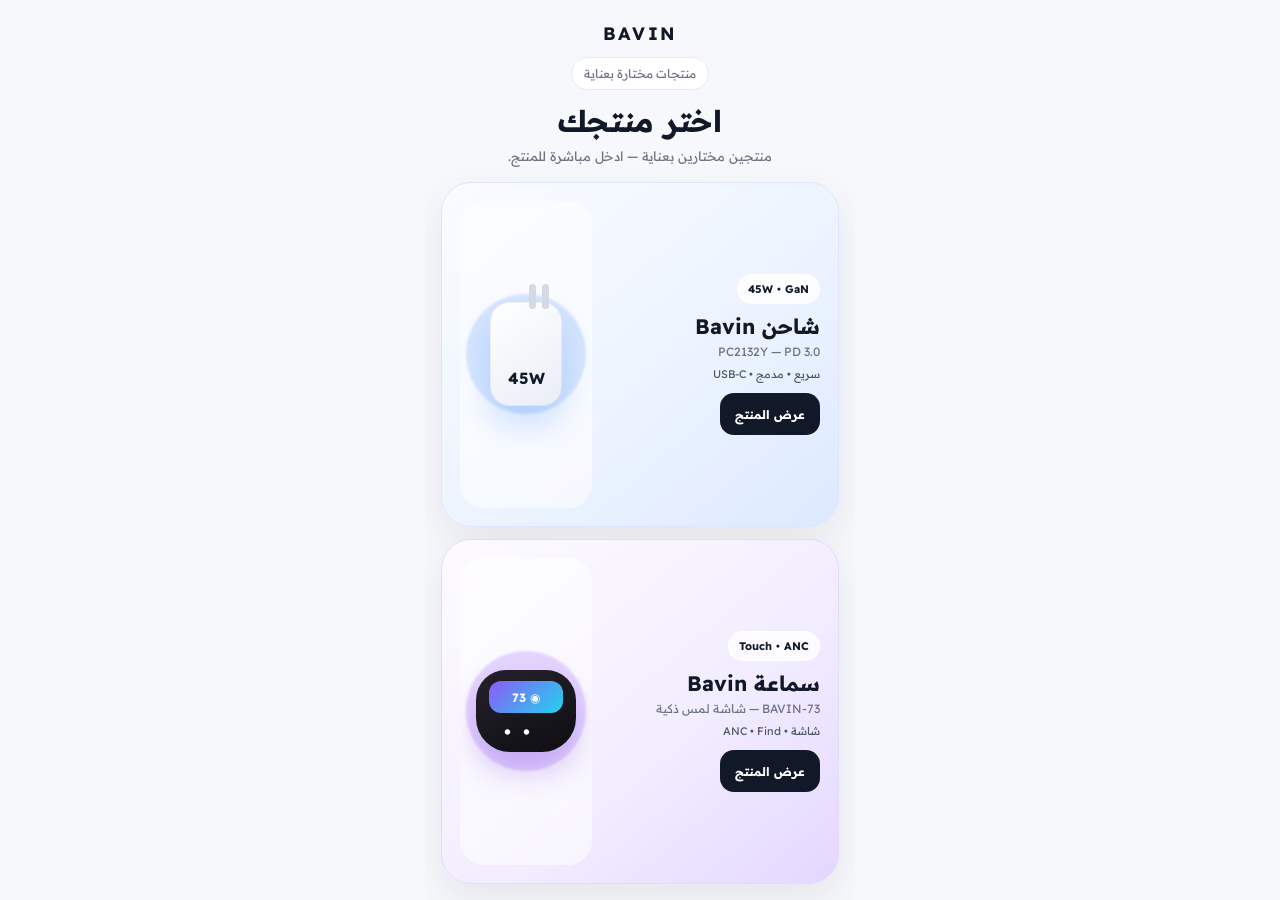
<file: index.html>
<!doctype html>
<html lang="ar" dir="rtl">
<head>
  <meta charset="utf-8" />
  <meta name="viewport" content="width=device-width,initial-scale=1,viewport-fit=cover" />
  <meta name="theme-color" content="#f7f8fc" />
  <title>BAVIN — اختر منتجك</title>
  <link rel="stylesheet" href="styles.css" />
</head>
<body>
  <main class="app-shell selector">
    <header class="topbar">
      <span aria-hidden="true" style="width:42px"></span>
      <div class="brand">BAVIN</div>
      <span aria-hidden="true" style="width:42px"></span>
    </header>

    <section class="selector-hero">
      <span class="kicker">منتجات مختارة بعناية</span>
      <h1>اختر منتجك</h1>
      <p>منتجين مختارين بعناية — ادخل مباشرة للمنتج.</p>
    </section>

    <section class="selector-grid" aria-label="منتجات BAVIN">
      <article class="product-card blue">
        <div class="copy">
          <span class="badge">45W • GaN</span>
          <h2>شاحن Bavin</h2>
          <p>PC2132Y — PD 3.0</p>
          <div class="benefits">سريع • مدمج • USB-C</div>
          <a class="card-cta" href="charger.html">عرض المنتج</a>
        </div>
        <div class="visual" aria-hidden="true"><div class="mock-charger"></div></div>
      </article>

      <article class="product-card violet">
        <div class="copy">
          <span class="badge">Touch • ANC</span>
          <h2>سماعة Bavin</h2>
          <p>BAVIN-73 — شاشة لمس ذكية</p>
          <div class="benefits">شاشة • ANC • Find</div>
          <a class="card-cta" href="earbuds.html">عرض المنتج</a>
        </div>
        <div class="visual" aria-hidden="true"><div class="mock-earbuds"></div></div>
      </article>
    </section>
  </main>
</body>
</html>
</file>
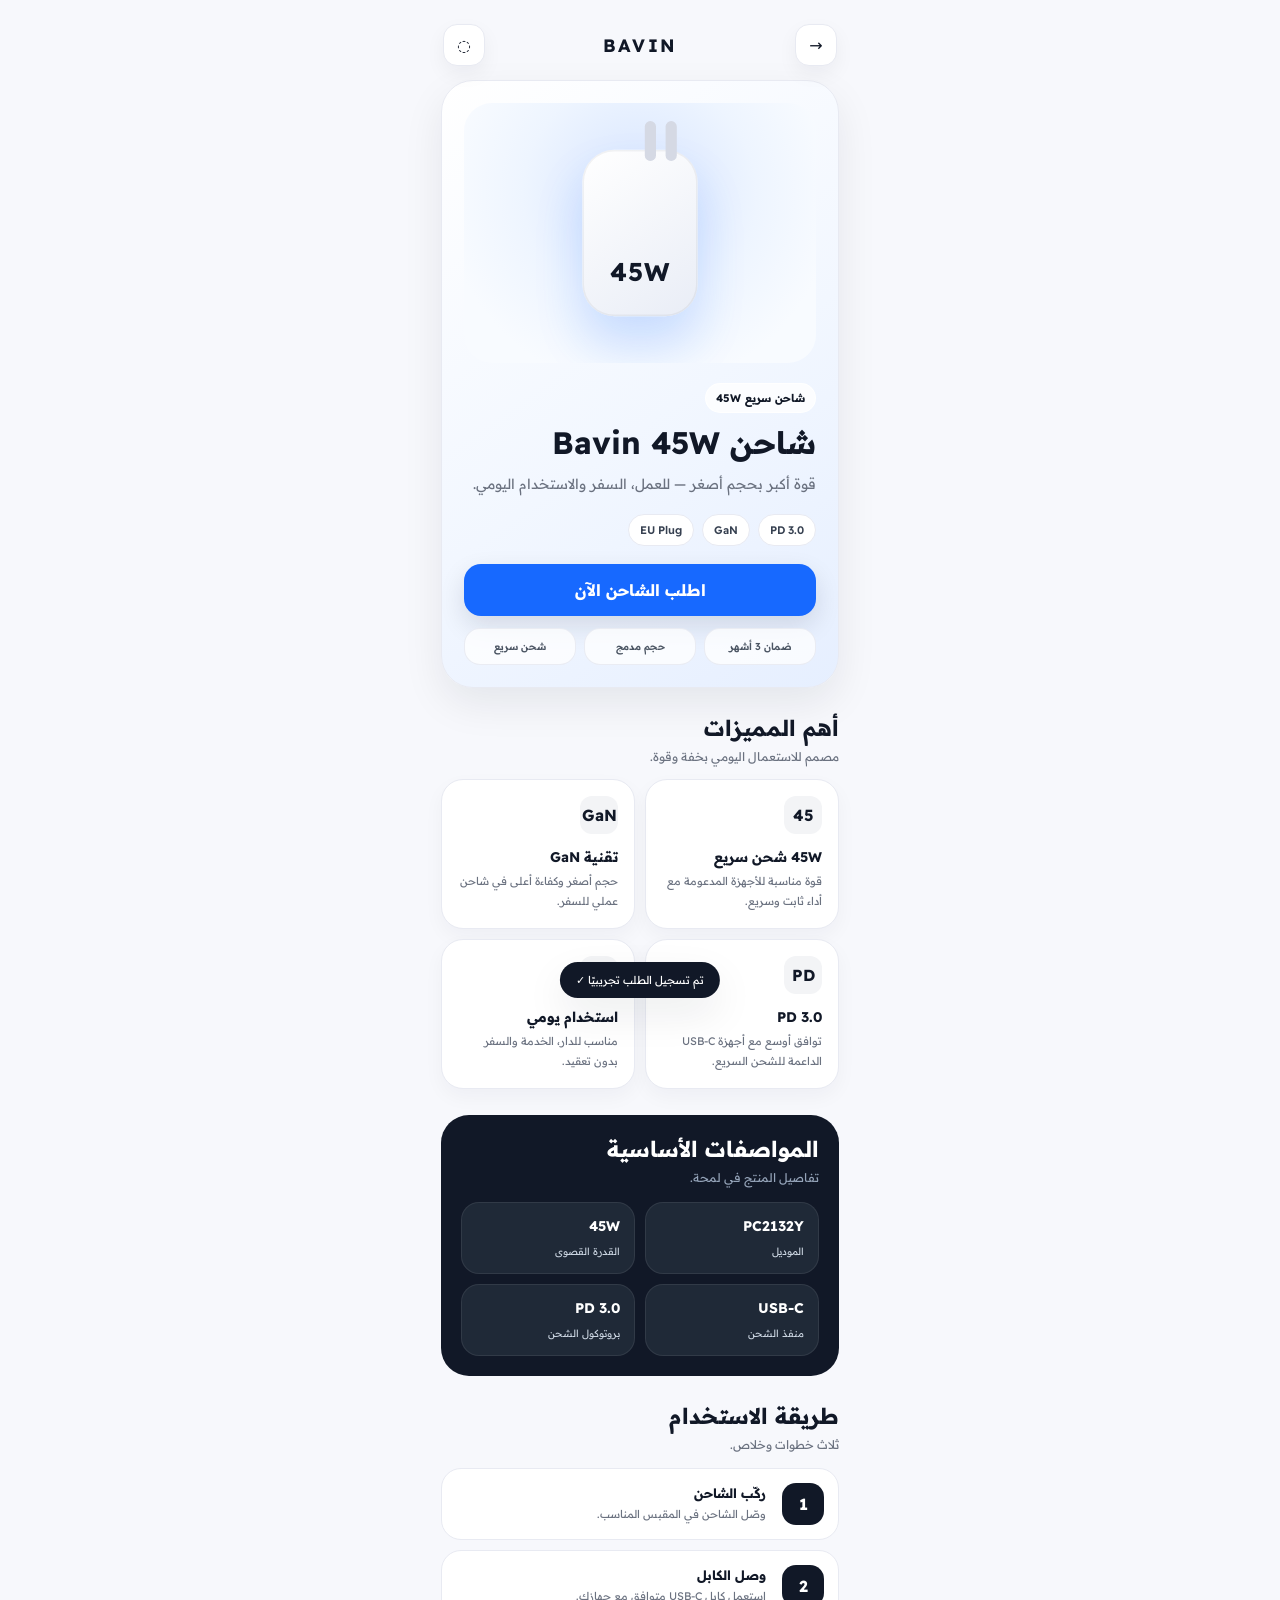
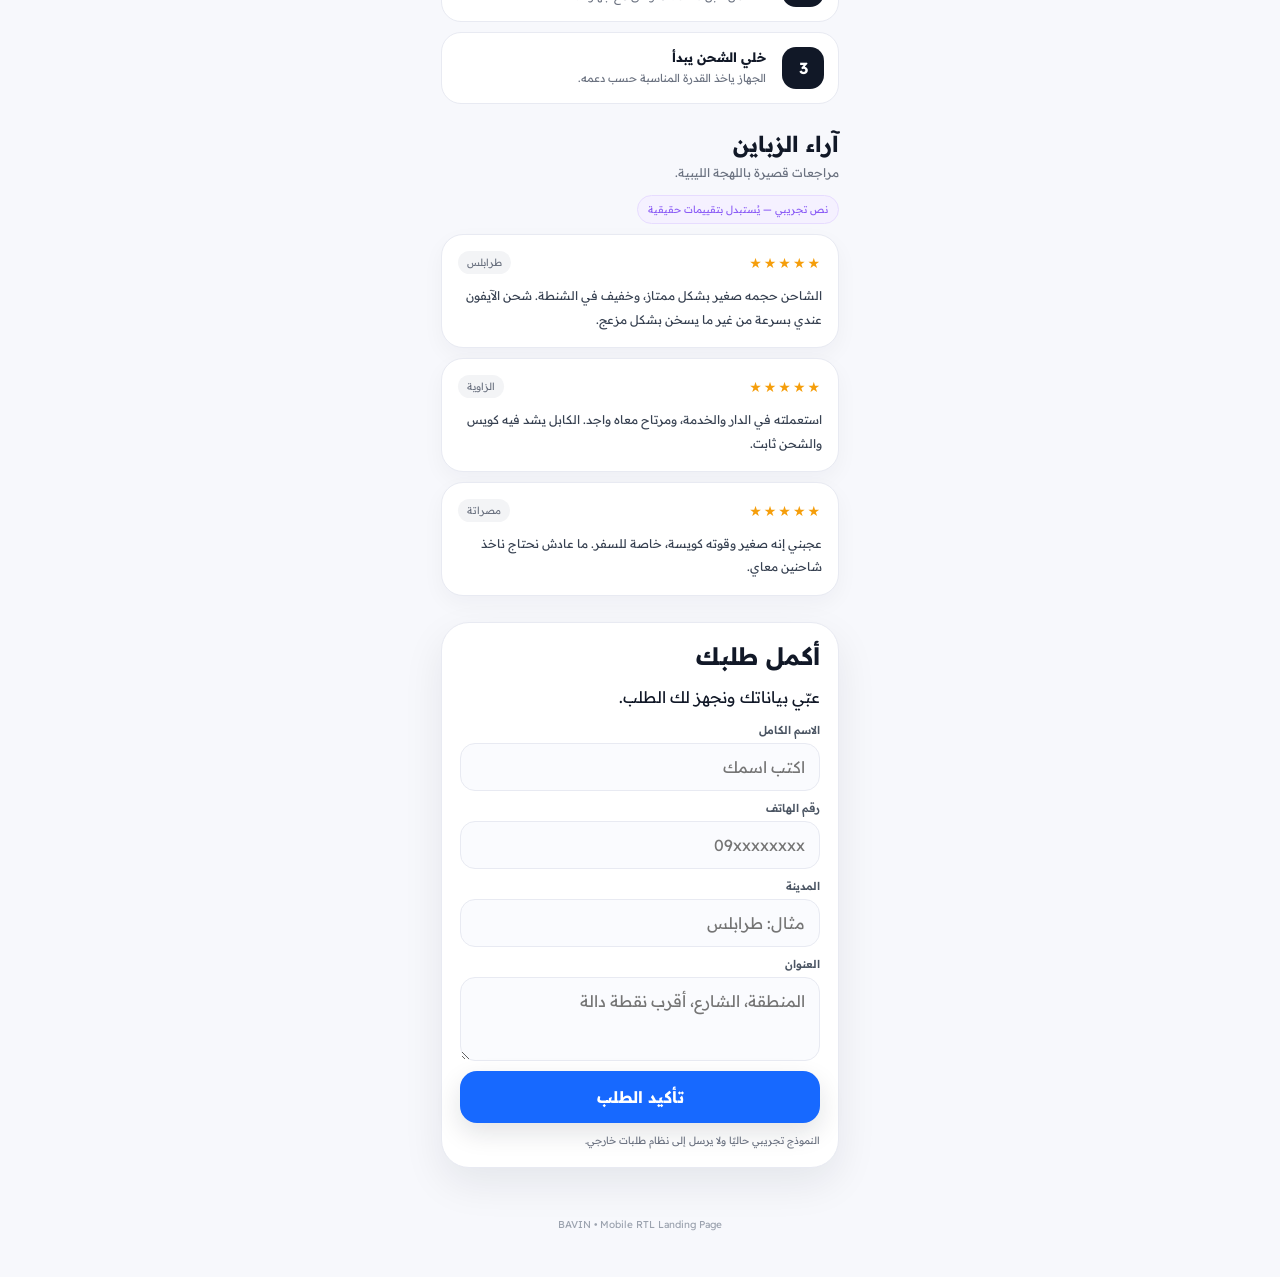
<file: charger.html>
<!doctype html>
<html lang="ar" dir="rtl">
<head>
  <meta charset="utf-8" />
  <meta name="viewport" content="width=device-width,initial-scale=1,viewport-fit=cover" />
  <meta name="theme-color" content="#f7f8fc" />
  <title>شاحن Bavin 45W — PC2132Y</title>
  <link rel="stylesheet" href="styles.css" />
</head>
<body>
  <main class="app-shell page">
    <header class="topbar">
      <a class="icon-btn" href="index.html" aria-label="رجوع">→</a>
      <div class="brand">BAVIN</div>
      <span class="icon-btn" aria-hidden="true">◌</span>
    </header>

    <section class="hero-card blue-accent">
      <div class="hero-product-visual"><div class="mock-charger"></div></div>
      <span class="badge">شاحن سريع 45W</span>
      <h1 class="hero-title">شاحن Bavin 45W</h1>
      <p class="hero-subtitle">قوة أكبر بحجم أصغر — للعمل، السفر والاستخدام اليومي.</p>
      <div class="chip-row"><span class="chip">PD 3.0</span><span class="chip">GaN</span><span class="chip">EU Plug</span></div>
      <a class="primary-btn blue" href="#order">اطلب الشاحن الآن</a>
      <div class="trust-row"><div class="trust-item">ضمان 3 أشهر</div><div class="trust-item">حجم مدمج</div><div class="trust-item">شحن سريع</div></div>
    </section>

    <section class="section">
      <div class="section-head"><div><h2>أهم المميزات</h2><p class="lead">مصمم للاستعمال اليومي بخفة وقوة.</p></div></div>
      <div class="feature-grid">
        <article class="feature-card"><div class="feature-icon">45</div><h3>45W شحن سريع</h3><p>قوة مناسبة للأجهزة المدعومة مع أداء ثابت وسريع.</p></article>
        <article class="feature-card"><div class="feature-icon">GaN</div><h3>تقنية GaN</h3><p>حجم أصغر وكفاءة أعلى في شاحن عملي للسفر.</p></article>
        <article class="feature-card"><div class="feature-icon">PD</div><h3>PD 3.0</h3><p>توافق أوسع مع أجهزة USB-C الداعمة للشحن السريع.</p></article>
        <article class="feature-card"><div class="feature-icon">✓</div><h3>استخدام يومي</h3><p>مناسب للدار، الخدمة والسفر بدون تعقيد.</p></article>
      </div>
    </section>

    <section class="section dark-panel">
      <h2>المواصفات الأساسية</h2>
      <p class="lead" style="color:#94a3b8">تفاصيل المنتج في لمحة.</p>
      <div class="specs"><div class="spec"><b>PC2132Y</b><span>الموديل</span></div><div class="spec"><b>45W</b><span>القدرة القصوى</span></div><div class="spec"><b>USB-C</b><span>منفذ الشحن</span></div><div class="spec"><b>PD 3.0</b><span>بروتوكول الشحن</span></div></div>
    </section>

    <section class="section">
      <div class="section-head"><div><h2>طريقة الاستخدام</h2><p class="lead">ثلاث خطوات وخلاص.</p></div></div>
      <div class="steps">
        <article class="step"><div class="step-num">1</div><div><h3>ركّب الشاحن</h3><p>وصّل الشاحن في المقبس المناسب.</p></div></article>
        <article class="step"><div class="step-num">2</div><div><h3>وصل الكابل</h3><p>استعمل كابل USB-C متوافق مع جهازك.</p></div></article>
        <article class="step"><div class="step-num">3</div><div><h3>خلي الشحن يبدأ</h3><p>الجهاز ياخذ القدرة المناسبة حسب دعمه.</p></div></article>
      </div>
    </section>

    <section class="section" id="reviews">
      <div class="section-head"><div><h2>آراء الزباين</h2><p class="lead">مراجعات قصيرة باللهجة الليبية.</p></div></div>
      <div class="review-note">نص تجريبي — يُستبدل بتقييمات حقيقية</div>
      <div class="reviews" style="margin-top:10px">
        <article class="review-card"><div class="review-top"><span class="stars">★★★★★</span><span class="location">طرابلس</span></div><p>الشاحن حجمه صغير بشكل ممتاز، وخفيف في الشنطة. شحن الآيفون عندي بسرعة من غير ما يسخن بشكل مزعج.</p></article>
        <article class="review-card"><div class="review-top"><span class="stars">★★★★★</span><span class="location">الزاوية</span></div><p>استعملته في الدار والخدمة، ومرتاح معاه واجد. الكابل يشد فيه كويس والشحن ثابت.</p></article>
        <article class="review-card"><div class="review-top"><span class="stars">★★★★★</span><span class="location">مصراتة</span></div><p>عجبني إنه صغير وقوته كويسة، خاصة للسفر. ما عادش نحتاج ناخذ شاحنين معاي.</p></article>
      </div>
    </section>

    <section class="order-card" id="order">
      <h2 style="margin:0">أكمل طلبك</h2>
      <p class="lead">عبّي بياناتك ونجهز لك الطلب.</p>
      <form class="form-grid js-order-form" data-product="شاحن Bavin 45W">
        <div class="field"><label>الاسم الكامل</label><input name="name" required placeholder="اكتب اسمك" /></div>
        <div class="field"><label>رقم الهاتف</label><input name="phone" inputmode="tel" required placeholder="09xxxxxxxx" /></div>
        <div class="field"><label>المدينة</label><input name="city" required placeholder="مثال: طرابلس" /></div>
        <div class="field"><label>العنوان</label><textarea name="address" required placeholder="المنطقة، الشارع، أقرب نقطة دالة"></textarea></div>
        <button class="primary-btn blue" type="submit">تأكيد الطلب</button>
      </form>
      <div class="form-note">النموذج تجريبي حاليًا ولا يرسل إلى نظام طلبات خارجي.</div>
    </section>

    <footer class="footer">BAVIN • Mobile RTL Landing Page</footer>
  </main>
  <div class="toast" id="toast">تم تسجيل الطلب تجريبيًا ✓</div>
  <script src="script.js"></script>
</body>
</html>
</file>
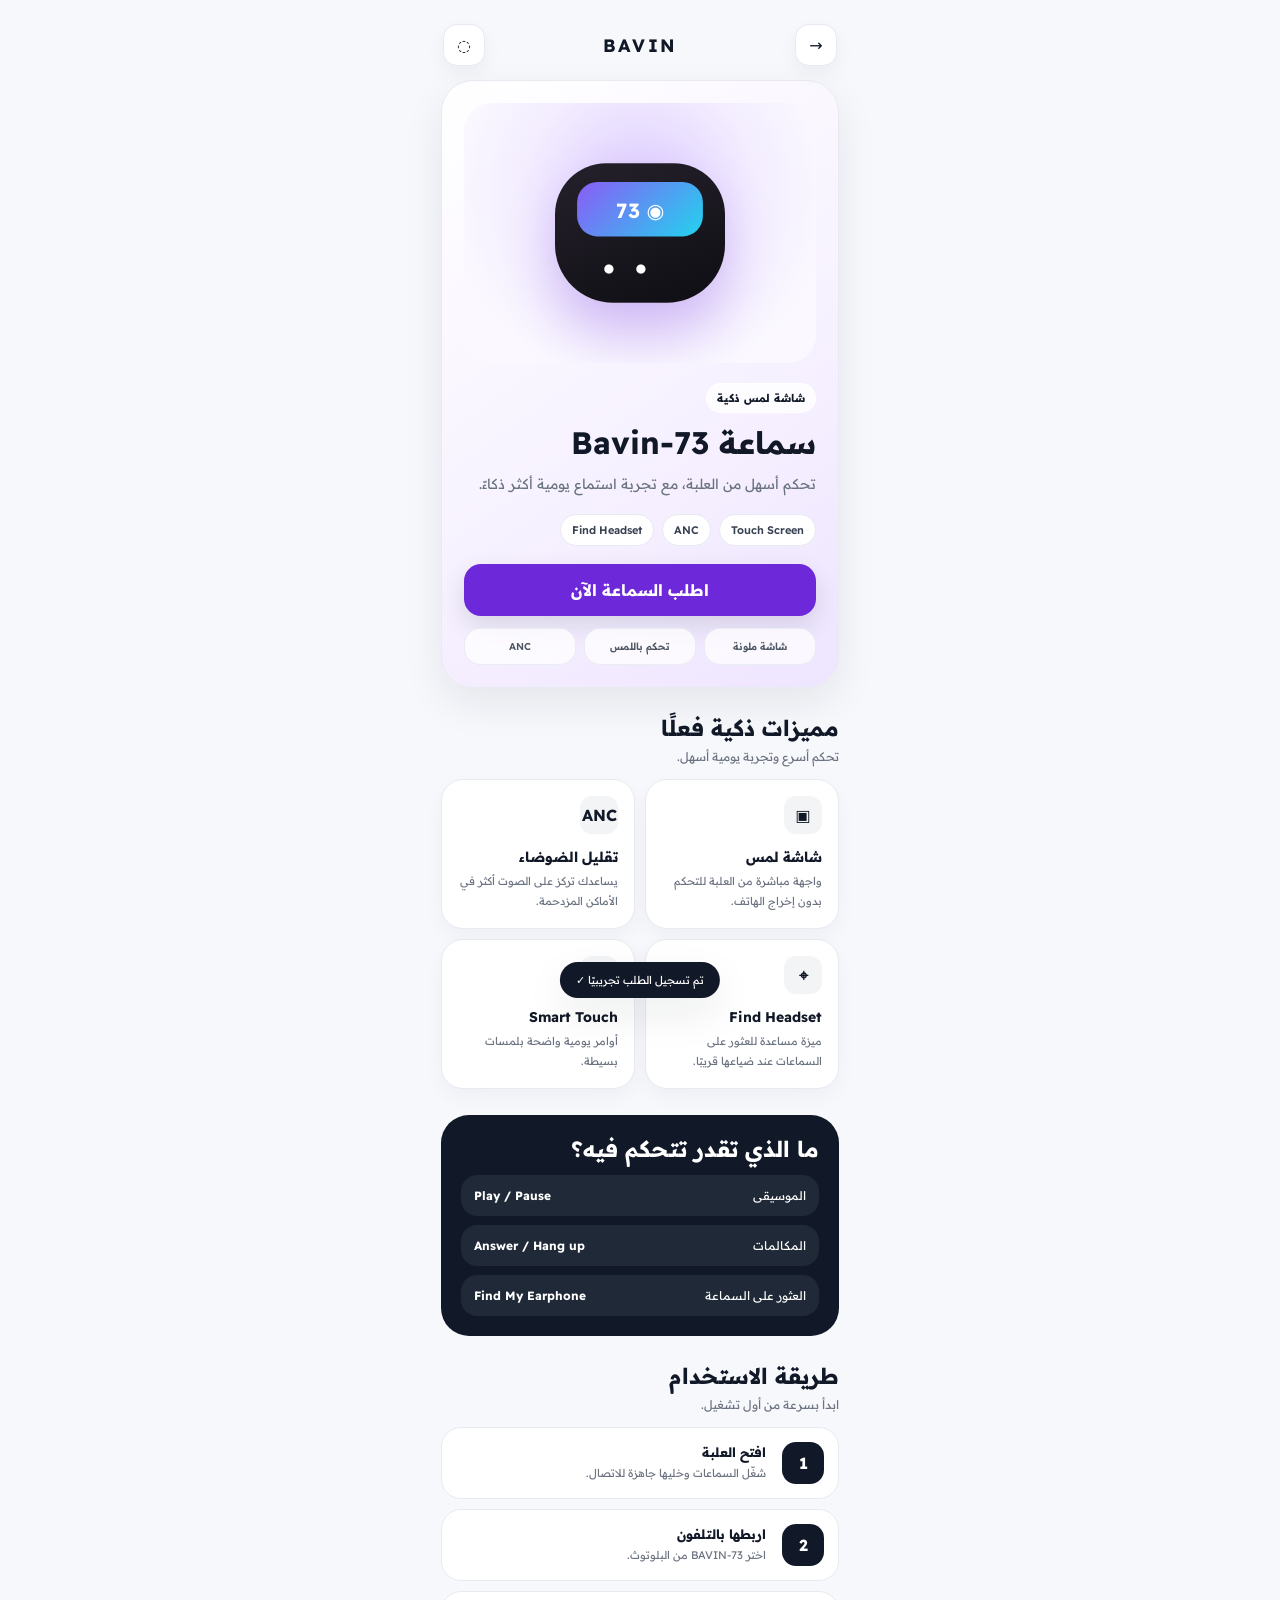
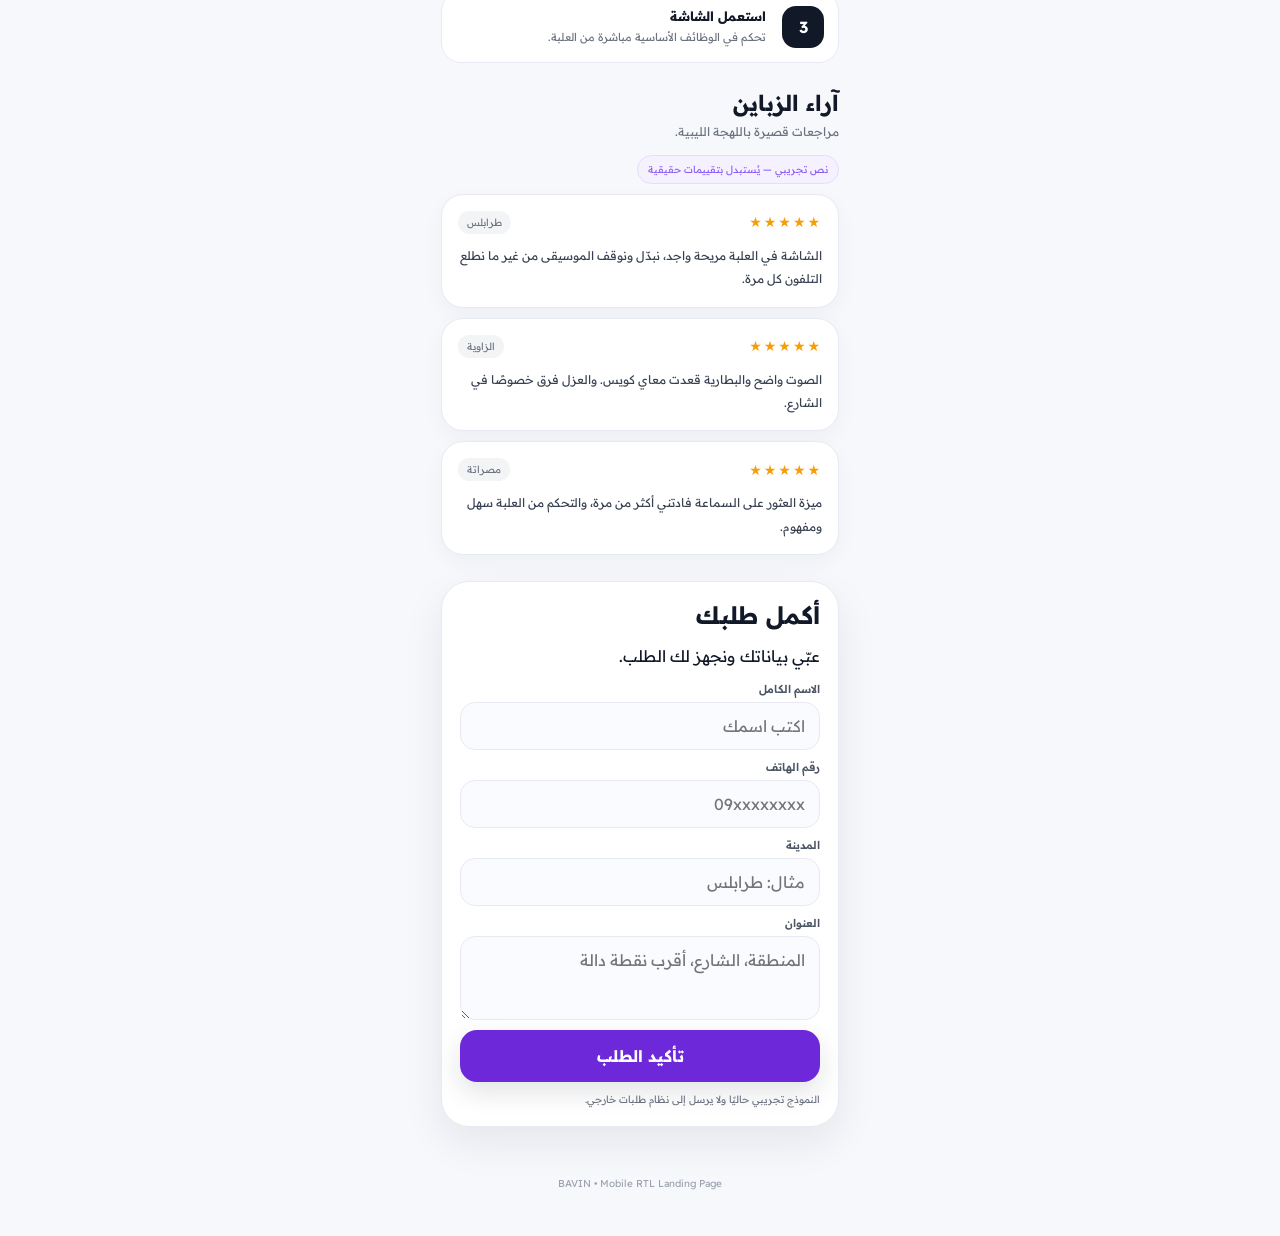
<file: earbuds.html>
<!doctype html>
<html lang="ar" dir="rtl">
<head>
  <meta charset="utf-8" />
  <meta name="viewport" content="width=device-width,initial-scale=1,viewport-fit=cover" />
  <meta name="theme-color" content="#f7f8fc" />
  <title>سماعة Bavin-73</title>
  <link rel="stylesheet" href="styles.css" />
</head>
<body>
  <main class="app-shell page">
    <header class="topbar">
      <a class="icon-btn" href="index.html" aria-label="رجوع">→</a>
      <div class="brand">BAVIN</div>
      <span class="icon-btn" aria-hidden="true">◌</span>
    </header>

    <section class="hero-card violet-accent">
      <div class="hero-product-visual"><div class="mock-earbuds"></div></div>
      <span class="badge">شاشة لمس ذكية</span>
      <h1 class="hero-title">سماعة Bavin-73</h1>
      <p class="hero-subtitle">تحكم أسهل من العلبة، مع تجربة استماع يومية أكثر ذكاءً.</p>
      <div class="chip-row"><span class="chip">Touch Screen</span><span class="chip">ANC</span><span class="chip">Find Headset</span></div>
      <a class="primary-btn violet" href="#order">اطلب السماعة الآن</a>
      <div class="trust-row"><div class="trust-item">شاشة ملونة</div><div class="trust-item">تحكم باللمس</div><div class="trust-item">ANC</div></div>
    </section>

    <section class="section">
      <div class="section-head"><div><h2>مميزات ذكية فعلًا</h2><p class="lead">تحكم أسرع وتجربة يومية أسهل.</p></div></div>
      <div class="feature-grid">
        <article class="feature-card"><div class="feature-icon">▣</div><h3>شاشة لمس</h3><p>واجهة مباشرة من العلبة للتحكم بدون إخراج الهاتف.</p></article>
        <article class="feature-card"><div class="feature-icon">ANC</div><h3>تقليل الضوضاء</h3><p>يساعدك تركز على الصوت أكثر في الأماكن المزدحمة.</p></article>
        <article class="feature-card"><div class="feature-icon">⌖</div><h3>Find Headset</h3><p>ميزة مساعدة للعثور على السماعات عند ضياعها قريبًا.</p></article>
        <article class="feature-card"><div class="feature-icon">☝</div><h3>Smart Touch</h3><p>أوامر يومية واضحة بلمسات بسيطة.</p></article>
      </div>
    </section>

    <section class="section dark-panel">
      <h2>ما الذي تقدر تتحكم فيه؟</h2>
      <div class="control-list">
        <div class="control-item"><span>الموسيقى</span><b>Play / Pause</b></div>
        <div class="control-item"><span>المكالمات</span><b>Answer / Hang up</b></div>
        <div class="control-item"><span>العثور على السماعة</span><b>Find My Earphone</b></div>
      </div>
    </section>

    <section class="section">
      <div class="section-head"><div><h2>طريقة الاستخدام</h2><p class="lead">ابدأ بسرعة من أول تشغيل.</p></div></div>
      <div class="steps">
        <article class="step"><div class="step-num">1</div><div><h3>افتح العلبة</h3><p>شغّل السماعات وخليها جاهزة للاتصال.</p></div></article>
        <article class="step"><div class="step-num">2</div><div><h3>اربطها بالتلفون</h3><p>اختر BAVIN-73 من البلوتوث.</p></div></article>
        <article class="step"><div class="step-num">3</div><div><h3>استعمل الشاشة</h3><p>تحكم في الوظائف الأساسية مباشرة من العلبة.</p></div></article>
      </div>
    </section>

    <section class="section" id="reviews">
      <div class="section-head"><div><h2>آراء الزباين</h2><p class="lead">مراجعات قصيرة باللهجة الليبية.</p></div></div>
      <div class="review-note">نص تجريبي — يُستبدل بتقييمات حقيقية</div>
      <div class="reviews" style="margin-top:10px">
        <article class="review-card"><div class="review-top"><span class="stars">★★★★★</span><span class="location">طرابلس</span></div><p>الشاشة في العلبة مريحة واجد، نبدّل ونوقف الموسيقى من غير ما نطلع التلفون كل مرة.</p></article>
        <article class="review-card"><div class="review-top"><span class="stars">★★★★★</span><span class="location">الزاوية</span></div><p>الصوت واضح والبطارية قعدت معاي كويس. والعزل فرق خصوصًا في الشارع.</p></article>
        <article class="review-card"><div class="review-top"><span class="stars">★★★★★</span><span class="location">مصراتة</span></div><p>ميزة العثور على السماعة فادتني أكثر من مرة، والتحكم من العلبة سهل ومفهوم.</p></article>
      </div>
    </section>

    <section class="order-card" id="order">
      <h2 style="margin:0">أكمل طلبك</h2>
      <p class="lead">عبّي بياناتك ونجهز لك الطلب.</p>
      <form class="form-grid js-order-form" data-product="سماعة Bavin-73">
        <div class="field"><label>الاسم الكامل</label><input name="name" required placeholder="اكتب اسمك" /></div>
        <div class="field"><label>رقم الهاتف</label><input name="phone" inputmode="tel" required placeholder="09xxxxxxxx" /></div>
        <div class="field"><label>المدينة</label><input name="city" required placeholder="مثال: طرابلس" /></div>
        <div class="field"><label>العنوان</label><textarea name="address" required placeholder="المنطقة، الشارع، أقرب نقطة دالة"></textarea></div>
        <button class="primary-btn violet" type="submit">تأكيد الطلب</button>
      </form>
      <div class="form-note">النموذج تجريبي حاليًا ولا يرسل إلى نظام طلبات خارجي.</div>
    </section>

    <footer class="footer">BAVIN • Mobile RTL Landing Page</footer>
  </main>
  <div class="toast" id="toast">تم تسجيل الطلب تجريبيًا ✓</div>
  <script src="script.js"></script>
</body>
</html>
</file>
<file: styles.css>
@import url('https://fonts.googleapis.com/css2?family=Readex+Pro:wght@400;500;600;700;800&display=swap');

:root{
  --bg:#f7f8fc;
  --surface:#ffffff;
  --text:#111827;
  --muted:#6b7280;
  --line:#e8eaf2;
  --blue:#1769ff;
  --blue-soft:#eaf1ff;
  --violet:#6d28d9;
  --violet-soft:#f0e9ff;
  --ink:#111827;
  --shadow:0 16px 40px rgba(17,24,39,.08);
  --radius:28px;
}

*{box-sizing:border-box}
html{scroll-behavior:smooth}
body{
  margin:0;
  background:var(--bg);
  color:var(--text);
  font-family:'Readex Pro',system-ui,-apple-system,Segoe UI,Arial,sans-serif;
  direction:rtl;
}
a{color:inherit;text-decoration:none}
button,input,select,textarea{font:inherit}

.app-shell{width:min(100%,430px);margin:0 auto;min-height:100vh;background:var(--bg)}
.page{padding:16px}
.topbar{display:flex;align-items:center;justify-content:space-between;gap:12px;padding:8px 2px 14px}
.brand{font-weight:800;letter-spacing:.12em;font-size:18px}
.icon-btn{width:42px;height:42px;border-radius:14px;border:1px solid var(--line);background:#fff;display:grid;place-items:center;box-shadow:0 8px 20px rgba(17,24,39,.05)}

.selector{height:100svh;min-height:700px;display:flex;flex-direction:column;padding:14px 16px 16px;overflow:hidden}
.selector .topbar{flex:0 0 auto;padding-bottom:6px}
.selector-hero{flex:0 0 auto;text-align:center;padding:6px 14px 14px}
.kicker{display:inline-flex;align-items:center;gap:8px;padding:8px 12px;border-radius:999px;background:#fff;border:1px solid var(--line);font-size:12px;color:var(--muted)}
.selector-hero h1{font-size:30px;line-height:1.15;margin:14px 0 6px}
.selector-hero p{margin:0;color:var(--muted);font-size:13px;line-height:1.8}
.selector-grid{display:grid;grid-template-rows:1fr 1fr;gap:12px;min-height:0;flex:1}
.product-card{position:relative;overflow:hidden;border-radius:30px;padding:18px;display:grid;grid-template-columns:1fr 132px;gap:14px;align-items:center;min-height:0;box-shadow:var(--shadow)}
.product-card.blue{background:linear-gradient(140deg,#f9fbff 0%,#edf4ff 55%,#dce9ff 100%);border:1px solid #dce7ff}
.product-card.violet{background:linear-gradient(140deg,#fdfbff 0%,#f2edff 58%,#e4d7ff 100%);border:1px solid #e4daf9}
.product-card .copy{min-width:0}
.product-card h2{font-size:21px;margin:8px 0 4px;line-height:1.35}
.product-card p{font-size:12px;color:var(--muted);margin:0 0 8px}
.badge{display:inline-flex;align-items:center;gap:6px;font-size:11px;font-weight:700;padding:7px 10px;border-radius:999px;background:rgba(255,255,255,.78);border:1px solid rgba(255,255,255,.85);backdrop-filter:blur(8px)}
.benefits{font-size:11px;color:#4b5563;margin:0 0 12px;white-space:nowrap}
.card-cta{display:inline-flex;align-items:center;justify-content:center;min-height:42px;padding:0 15px;border-radius:14px;background:var(--ink);color:#fff;font-size:12px;font-weight:700}
.visual{height:100%;min-height:150px;border-radius:24px;display:grid;place-items:center;position:relative;overflow:hidden;background:rgba(255,255,255,.55)}
.visual:before{content:'';position:absolute;width:120px;height:120px;border-radius:50%;filter:blur(1px);opacity:.7}
.blue .visual:before{background:#c7dcff}
.violet .visual:before{background:#d9c4ff}
.mock-charger{position:relative;width:72px;height:104px;border-radius:20px;background:linear-gradient(145deg,#fff,#e9edf6);box-shadow:0 18px 30px rgba(23,105,255,.18),inset 0 0 0 1px rgba(17,24,39,.05);z-index:1}
.mock-charger:before{content:'45W';position:absolute;inset:auto 0 18px;text-align:center;font-weight:800;color:#111827;font-size:16px}
.mock-charger:after{content:'';position:absolute;right:26px;top:-18px;width:7px;height:25px;border-radius:5px;background:#d5d9e4;box-shadow:13px 0 0 #d5d9e4}
.mock-earbuds{position:relative;width:100px;height:82px;border-radius:30px 30px 34px 34px;background:linear-gradient(160deg,#25212c,#0f0e13);box-shadow:0 18px 30px rgba(109,40,217,.25);z-index:1}
.mock-earbuds:before{content:'◉  73';position:absolute;inset:11px 13px auto;height:32px;border-radius:12px;background:linear-gradient(135deg,#8b5cf6,#22d3ee);color:#fff;display:flex;align-items:center;justify-content:center;font-size:12px;font-weight:700}
.mock-earbuds:after{content:'••';letter-spacing:12px;position:absolute;bottom:8px;left:28px;color:#fff;font-size:20px}

.hero-card{border-radius:32px;padding:22px;background:linear-gradient(145deg,#fff,#f2f5fb);border:1px solid var(--line);box-shadow:var(--shadow);margin-bottom:18px}
.hero-card.blue-accent{background:linear-gradient(145deg,#ffffff 0%,#f2f7ff 55%,#e6efff 100%)}
.hero-card.violet-accent{background:linear-gradient(145deg,#ffffff 0%,#f7f2ff 55%,#eee5ff 100%)}
.hero-product-visual{height:260px;border-radius:28px;display:grid;place-items:center;margin-bottom:20px;overflow:hidden;position:relative}
.blue-accent .hero-product-visual{background:radial-gradient(circle at 50% 35%,#d6e4ff 0,#eef5ff 48%,#f8fbff 80%)}
.violet-accent .hero-product-visual{background:radial-gradient(circle at 50% 35%,#dccbff 0,#f3edff 48%,#fbf9ff 80%)}
.hero-product-visual .mock-charger{transform:scale(1.6)}
.hero-product-visual .mock-earbuds{transform:scale(1.7)}
.hero-title{font-size:31px;line-height:1.3;margin:10px 0 8px}
.hero-subtitle{color:var(--muted);line-height:1.9;font-size:14px;margin:0 0 16px}
.chip-row{display:flex;flex-wrap:wrap;gap:8px;margin:14px 0 18px}
.chip{padding:8px 11px;border-radius:999px;background:#fff;border:1px solid var(--line);font-size:11px;font-weight:600;color:#374151}
.primary-btn{width:100%;border:0;border-radius:17px;min-height:52px;color:#fff;font-weight:700;cursor:pointer;display:flex;align-items:center;justify-content:center;gap:8px;box-shadow:0 10px 26px rgba(17,24,39,.12)}
.primary-btn.blue{background:var(--blue)}
.primary-btn.violet{background:var(--violet)}
.trust-row{display:grid;grid-template-columns:repeat(3,1fr);gap:8px;margin-top:12px}
.trust-item{padding:11px 8px;border-radius:16px;background:rgba(255,255,255,.75);border:1px solid rgba(232,234,242,.9);font-size:10px;text-align:center;color:#4b5563;font-weight:600}

.section{margin:26px 0}
.section-head{display:flex;justify-content:space-between;align-items:end;gap:12px;margin-bottom:12px}
.section h2{font-size:22px;margin:0}
.section p.lead{font-size:12px;color:var(--muted);margin:4px 0 0;line-height:1.8}
.feature-grid{display:grid;grid-template-columns:1fr 1fr;gap:10px}
.feature-card{padding:16px;border-radius:22px;background:#fff;border:1px solid var(--line);min-height:128px;box-shadow:0 8px 20px rgba(17,24,39,.04)}
.feature-icon{width:38px;height:38px;border-radius:12px;display:grid;place-items:center;background:#f3f4f6;margin-bottom:14px;font-weight:800}
.feature-card h3{margin:0 0 6px;font-size:14px}
.feature-card p{margin:0;color:var(--muted);font-size:11px;line-height:1.8}
.dark-panel{padding:20px;border-radius:28px;background:#111827;color:#fff}
.specs{display:grid;grid-template-columns:1fr 1fr;gap:10px;margin-top:14px}
.spec{padding:14px;border-radius:18px;background:#1f2937;border:1px solid rgba(255,255,255,.08)}
.spec b{display:block;font-size:14px;margin-bottom:4px}
.spec span{font-size:10px;color:#cbd5e1}
.control-list{display:grid;gap:9px;margin-top:12px}
.control-item{display:flex;justify-content:space-between;gap:12px;padding:13px;border-radius:16px;background:#1f2937;font-size:12px}
.steps{display:grid;gap:10px}
.step{display:grid;grid-template-columns:46px 1fr;gap:12px;align-items:center;background:#fff;border:1px solid var(--line);border-radius:20px;padding:14px}
.step-num{width:42px;height:42px;border-radius:14px;background:#111827;color:#fff;display:grid;place-items:center;font-weight:800}
.step h3{margin:0 0 4px;font-size:13px}.step p{margin:0;color:var(--muted);font-size:11px;line-height:1.7}

.reviews{display:grid;gap:10px}
.review-note{font-size:10px;color:#8b5cf6;background:#f5f1ff;border:1px solid #e7dcff;border-radius:999px;padding:7px 10px;display:inline-flex;width:max-content;max-width:100%}
.review-card{background:#fff;border:1px solid var(--line);border-radius:22px;padding:16px;box-shadow:0 8px 22px rgba(17,24,39,.04)}
.review-top{display:flex;align-items:center;justify-content:space-between;gap:12px;margin-bottom:10px}
.stars{letter-spacing:2px;color:#f59e0b;font-size:14px}
.location{font-size:10px;color:var(--muted);padding:5px 9px;border-radius:999px;background:#f3f4f6}
.review-card p{margin:0;font-size:12px;line-height:1.95;color:#374151}

.order-card{background:#fff;border:1px solid var(--line);border-radius:28px;padding:18px;box-shadow:var(--shadow);margin-bottom:30px}
.form-grid{display:grid;gap:10px;margin-top:14px}
.field{display:grid;gap:6px}
.field label{font-size:11px;color:#4b5563;font-weight:600}
.field input,.field select,.field textarea{width:100%;border:1px solid var(--line);border-radius:15px;background:#fafbfe;padding:13px 14px;outline:none;color:#111827}
.field textarea{min-height:84px;resize:vertical}
.field input:focus,.field textarea:focus,.field select:focus{border-color:#a5b4fc;box-shadow:0 0 0 3px rgba(99,102,241,.08)}
.form-note{font-size:10px;color:var(--muted);line-height:1.7;margin-top:9px}
.footer{padding:20px 16px 30px;text-align:center;color:#9ca3af;font-size:10px}

.toast{position:fixed;left:50%;bottom:22px;transform:translate(-50%,120px);background:#111827;color:#fff;border-radius:999px;padding:11px 16px;font-size:11px;transition:.25s;z-index:20;box-shadow:var(--shadow);direction:rtl}
.toast.show{transform:translate(-50%,0)}

@media (max-width:360px){
  .selector{padding-inline:10px}.product-card{grid-template-columns:1fr 112px;padding:14px}.selector-hero h1{font-size:26px}.product-card h2{font-size:18px}.visual{min-height:135px}
  }
</file>
